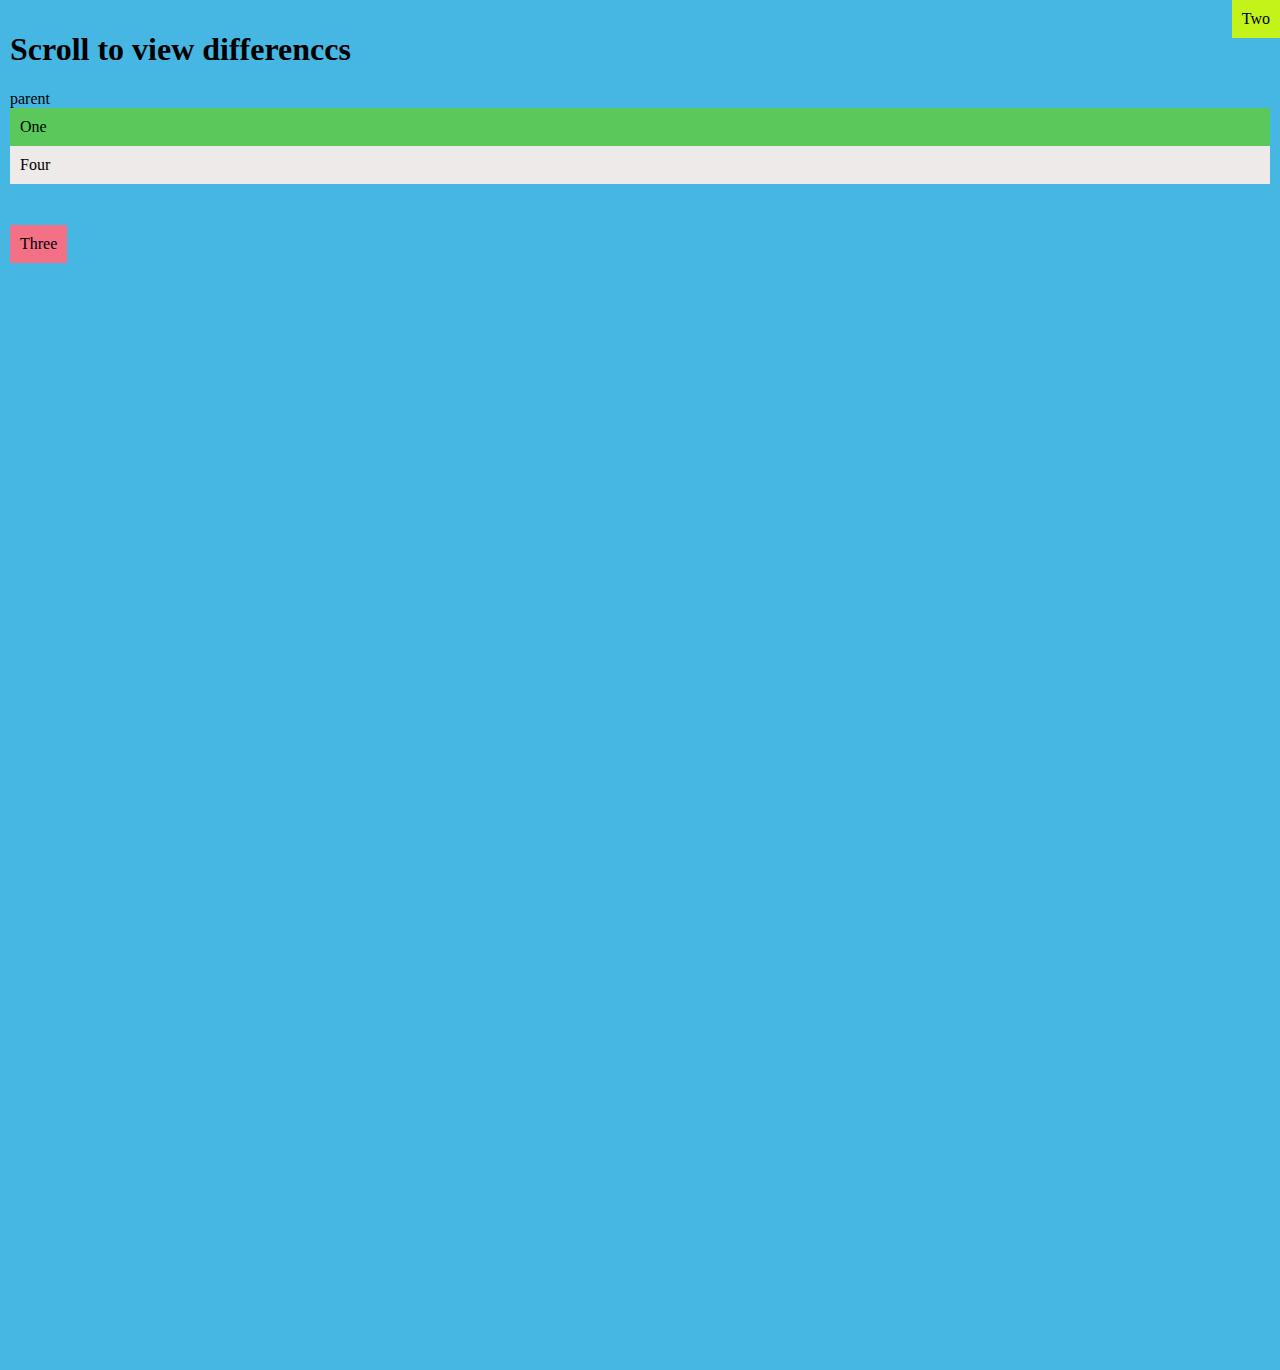
<file: starter/index.html>
<!DOCTYPE html>
<html lang="en">
  <head>
    <meta charset="UTF-8" />
    <meta http-equiv="X-UA-Compatible" content="IE=edge" />
    <meta name="viewport" content="width=device-width, initial-scale=1.0" />
    <link rel="stylesheet" href="style.css" />
    <title>Css Position</title>
  </head>
  <body>
    <div class="parent">
      <h1>Scroll to view differenccs</h1>
      parent
      <div class="child-one child">One</div>
      <div class="child-two child">Two</div>
      <div class="child-three child">Three</div>
      <div class="child-four child">Four</div>
    </div>
  </body>
</html>
</file>
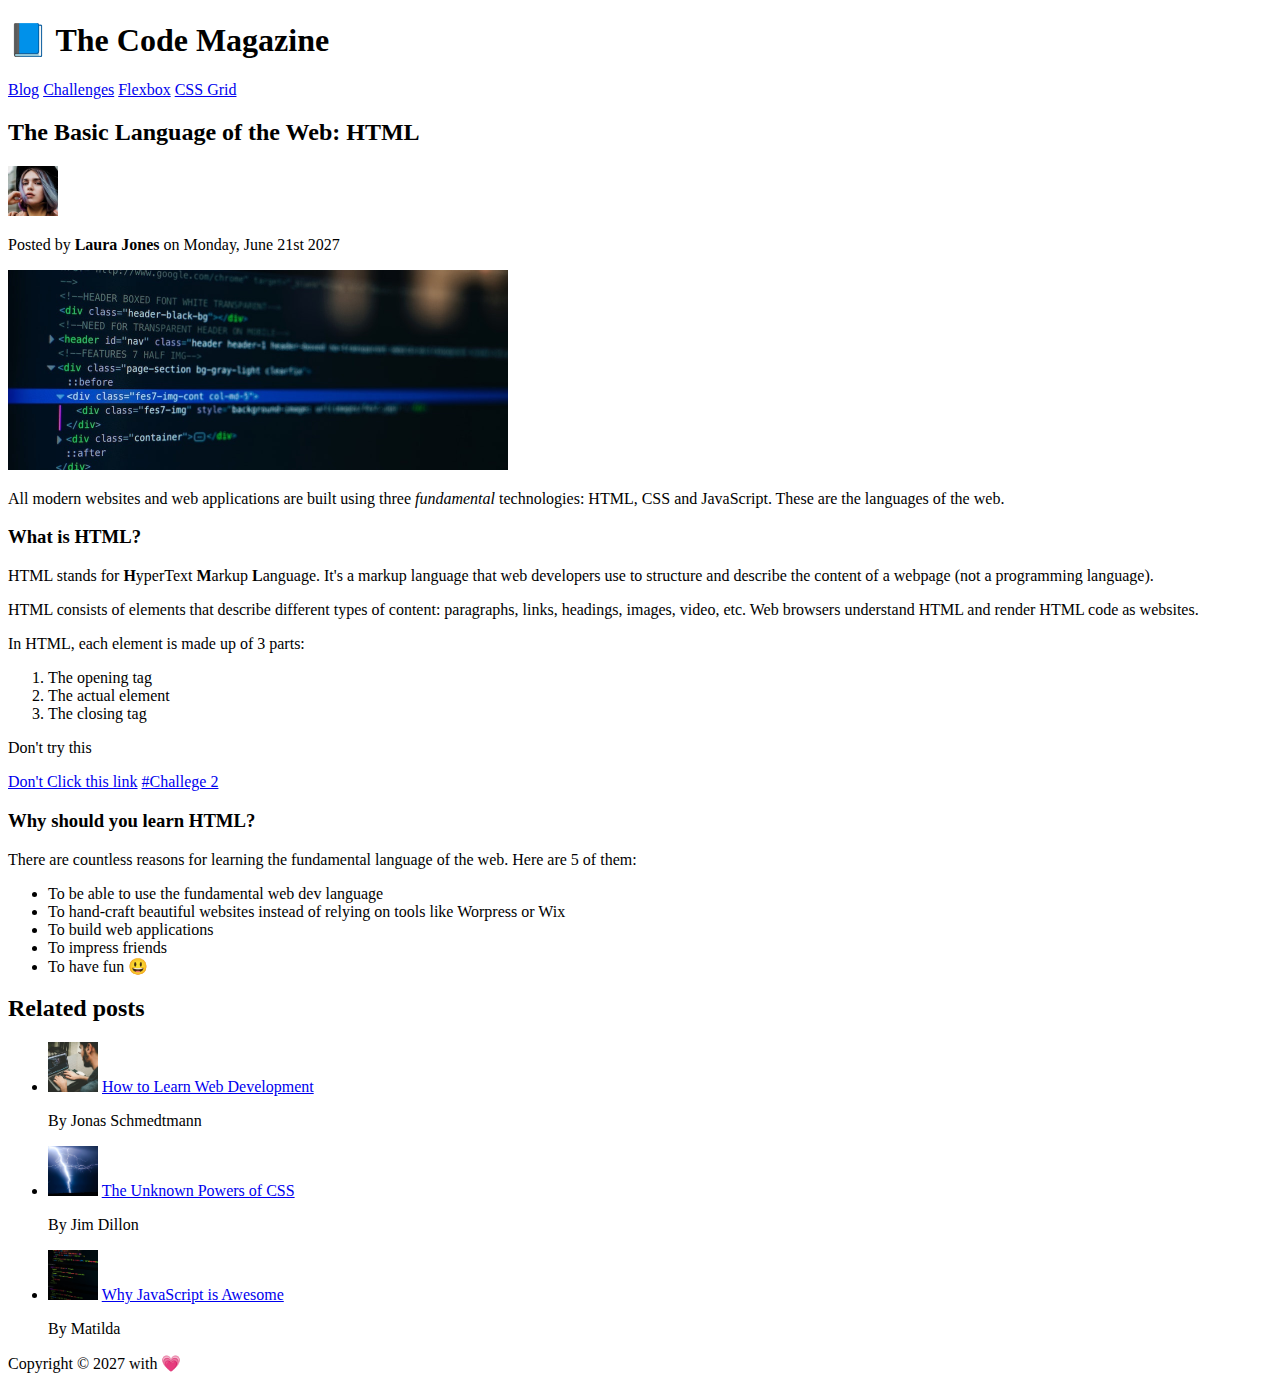
<file: starter/02-HTML-Fundamentals/index.html>
<!DOCTYPE html>
<html lang="en">
  <head>
    <meta charset="UTF-8" />
    <title>The Basic Language of the Web: HTML</title>
  </head>

  <body>
    <!-- <h1>
      Lorem ipsum dolor sit, amet consectetur adipisicing elit. Neque, facilis?
    </h1>
    <h2>
      Lorem, ipsum dolor sit amet consectetur adipisicing elit. Qui, expedita!
    </h2>
    <h3>
      Lorem ipsum dolor sit amet consectetur adipisicing elit. Dignissimos,
      voluptates.
    </h3>
    <h4>
      Lorem ipsum dolor sit amet consectetur adipisicing elit. Dignissimos,
      voluptates.
    </h4>
    <h5>
      Lorem ipsum dolor sit amet consectetur adipisicing elit. Dignissimos,
      voluptates.
    </h5>
    <h6>
      Lorem ipsum dolor sit amet consectetur adipisicing elit. Dignissimos,
      voluptates.
    </h6> -->

    <header>
      <h1>📘 The Code Magazine</h1>

      <nav>
        <a href="blog.html">Blog</a>
        <a href="#">Challenges</a>
        <a href="#">Flexbox</a>
        <a href="#">CSS Grid</a>
      </nav>
    </header>

    <article>
      <header>
        <h2>The Basic Language of the Web: HTML</h2>

        <img
          src="img/laura-jones.jpg"
          alt="laura-jones"
          height="50"
          width="50"
        />
        <p>Posted by <strong>Laura Jones</strong> on Monday, June 21st 2027</p>
        <img src="img/post-img.jpg" alt="html-image" width="500" height="200" />
      </header>

      <p>
        All modern websites and web applications are built using three
        <em>fundamental</em>
        technologies: HTML, CSS and JavaScript. These are the languages of the
        web.
      </p>

      <h3>What is HTML?</h3>
      <p>
        HTML stands for <strong>H</strong>yperText <strong>M</strong>arkup
        <strong>L</strong>anguage. It's a markup language that web developers
        use to structure and describe the content of a webpage (not a
        programming language).
      </p>
      <p>
        HTML consists of elements that describe different types of content:
        paragraphs, links, headings, images, video, etc. Web browsers understand
        HTML and render HTML code as websites.
      </p>

      <p>In HTML, each element is made up of 3 parts:</p>

      <ol>
        <li>The opening tag</li>
        <li>The actual element</li>
        <li>The closing tag</li>
      </ol>

      <p>Don't try this</p>
      <a href="https://youtube.com" target="_blank">Don't Click this link</a>
      <a href="./challenges.html">#Challege 2</a>

      <h3>Why should you learn HTML?</h3>

      <p>
        There are countless reasons for learning the fundamental language of the
        web. Here are 5 of them:
      </p>

      <ul>
        <li>To be able to use the fundamental web dev language</li>
        <li>
          To hand-craft beautiful websites instead of relying on tools like
          Worpress or Wix
        </li>
        <li>To build web applications</li>
        <li>To impress friends</li>
        <li>To have fun 😃</li>
      </ul>
    </article>

    <aside>
      <h2>Related posts</h2>
      <ul>
        <li>
          <img src="img/related-1.jpg" alt="related-1" height="50" width="50" />
          <a href="#">How to Learn Web Development</a>
          <p>By Jonas Schmedtmann</p>
        </li>
        <li>
          <img src="img/related-2.jpg" alt="related-2" height="50" width="50" />
          <a href="#">The Unknown Powers of CSS</a>
          <p>By Jim Dillon</p>
        </li>
        <li>
          <img src="img/related-3.jpg" alt="related-3" height="50" width="50" />
          <a href="#">Why JavaScript is Awesome</a>
          <p>By Matilda</p>
        </li>
      </ul>
    </aside>

    <footer>Copyright &copy; 2027 with 💗</footer>
  </body>
</html>
</file>
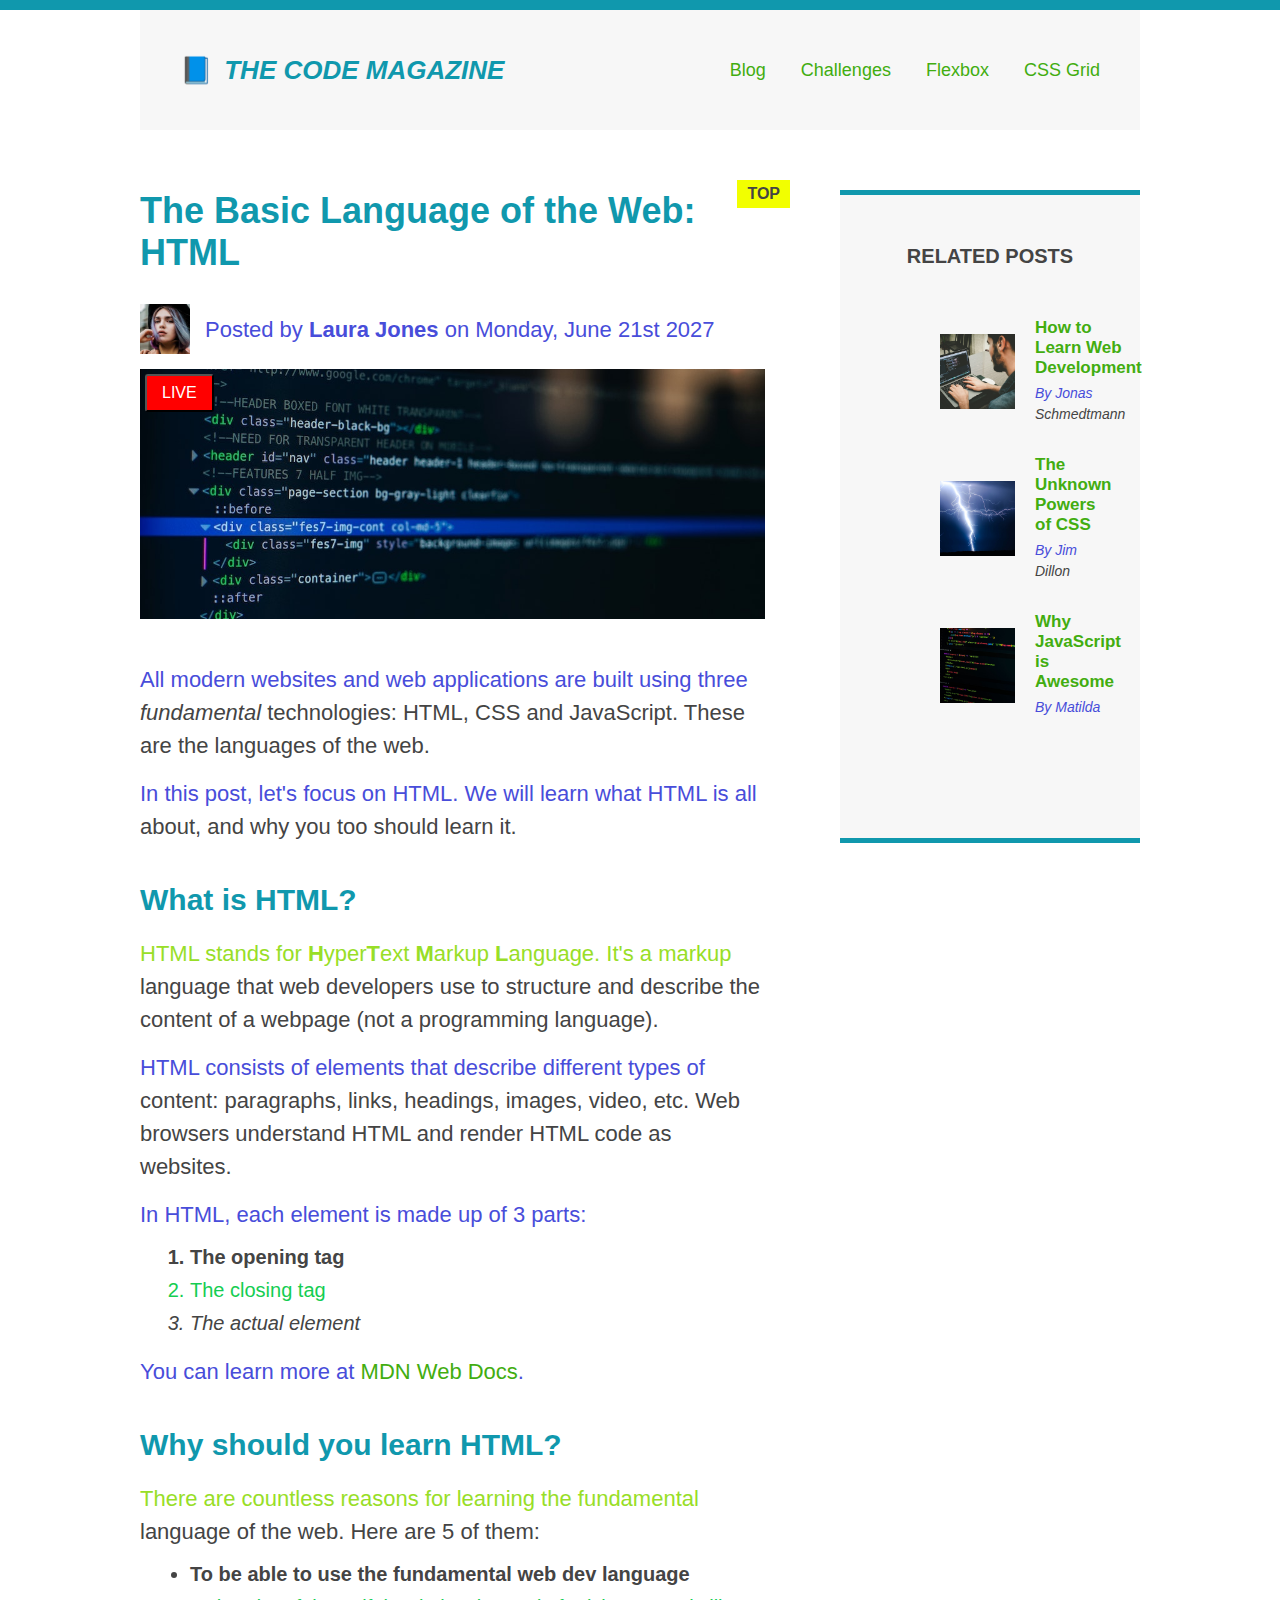
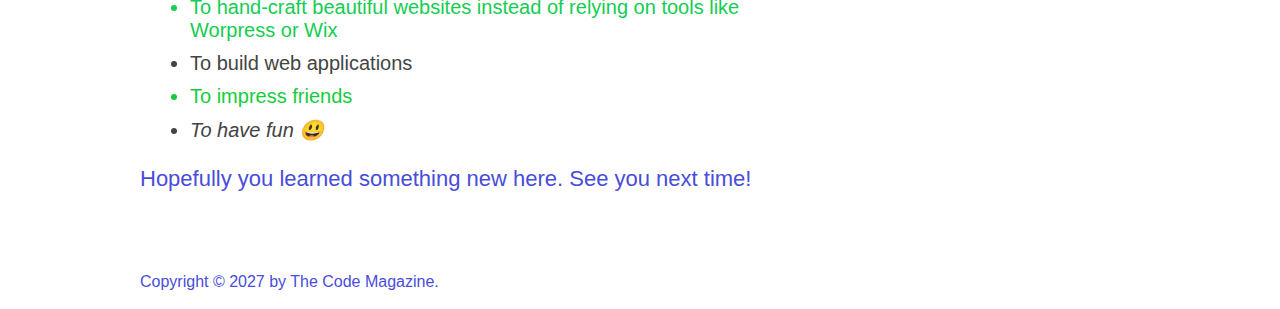
<file: starter/03-CSS-Fundamentals/index.html>
<!DOCTYPE html>
<html lang="en">

<head>
  <meta charset="UTF-8" />
  <link rel="stylesheet" href="./style.css" />
  <title>The Basic Language of the Web: HTML</title>
</head>

<body>
  <!--
    <h1>The Basic Language of the Web: HTML</h1>
    <h2>The Basic Language of the Web: HTML</h2>
    <h3>The Basic Language of the Web: HTML</h3>
    <h4>The Basic Language of the Web: HTML</h4>
    <h5>The Basic Language of the Web: HTML</h5>
    <h6>The Basic Language of the Web: HTML</h6>
    -->
  <div class="container">
    <header class="main-header">
      <h1>📘 The Code Magazine</h1>

      <nav>
        <a href="blog.html">Blog</a>
        <a href="#">Challenges</a>
        <a href="#">Flexbox</a>
        <a href="#">CSS Grid</a>
      </nav>

    </header>
    <!-- Only Necessary for flexbox -->
    <!-- <div class="row"> -->

    <article>
      <header class="post-header">
        <h2>The Basic Language of the Web: HTML</h2>
        <div class="author-box">
          <img src="img/laura-jones.jpg" alt="Headshot of Laura Jones" height="50" width="50" />
          <p class="author">Posted by <strong>Laura Jones</strong> on Monday, June 21st 2027</p>
        </div>
        <div class="live-btn">
          <img class="post-img" src="img/post-img.jpg" alt="HTML code on a screen" width="500" />
          <button>LIVE</button>
        </div>

      </header>

      <p>
        All modern websites and web applications are built using three
        <em>fundamental</em>
        technologies: HTML, CSS and JavaScript. These are the languages of the
        web.
      </p>

      <p>
        In this post, let's focus on HTML. We will learn what HTML is all about,
        and why you too should learn it.
      </p>

      <h3>What is HTML?</h3>
      <p>
        HTML stands for <strong>H</strong>yper<strong>T</strong>ext
        <strong>M</strong>arkup <strong>L</strong>anguage. It's a markup
        language that web developers use to structure and describe the content
        of a webpage (not a programming language).
      </p>
      <p>
        HTML consists of elements that describe different types of content:
        paragraphs, links, headings, images, video, etc. Web browsers understand
        HTML and render HTML code as websites.
      </p>
      <p>In HTML, each element is made up of 3 parts:</p>

      <ol>
        <li>The opening tag</li>
        <li>The closing tag</li>
        <li>The actual element</li>
      </ol>

      <p>
        You can learn more at
        <a href="https://developer.mozilla.org/en-US/docs/Web/HTML" target="_blank">MDN Web Docs</a>.
      </p>

      <h3>Why should you learn HTML?</h3>

      <p>
        There are countless reasons for learning the fundamental language of the
        web. Here are 5 of them:
      </p>

      <ul>
        <li>To be able to use the fundamental web dev language</li>
        <li>
          To hand-craft beautiful websites instead of relying on tools like
          Worpress or Wix
        </li>
        <li>To build web applications</li>
        <li>To impress friends</li>
        <li>To have fun 😃</li>
      </ul>

      <p>Hopefully you learned something new here. See you next time!</p>
    </article>

    <aside class="rel-aside">
      <h4>Related posts</h4>

      <ul class="no-bullet">
        <li class="related-post">
          <img src="img/related-1.jpg" alt="Person programming" width="75" width="75" />
          <div>
            <a href="#" class="related-link">How to Learn Web Development</a>
            <p class="related-author">By Jonas Schmedtmann</p>
          </div>
        </li>
        <li class="related-post">
          <img src="img/related-2.jpg" alt="Lightning" width="75" heigth="75" />
          <div>
            <a href="#" class="related-link">The Unknown Powers of CSS</a>
            <p class="related-author">By Jim Dillon</p>
          </div>
        </li>
        <li class="related-post">
          <img src="img/related-3.jpg" alt="JavaScript code on a screen" width="75" height="75" />
          <div>
            <a href="#" class="related-link">Why JavaScript is Awesome</a>
            <p class="related-author">By Matilda</p>
          </div>
        </li>
      </ul>
    </aside>
    <!-- </div> -->

    <footer>
      <p id="copyright" class="copyright text">
        Copyright &copy; 2027 by The Code Magazine.
      </p>
    </footer>
  </div>
</body>

</html>
</file>
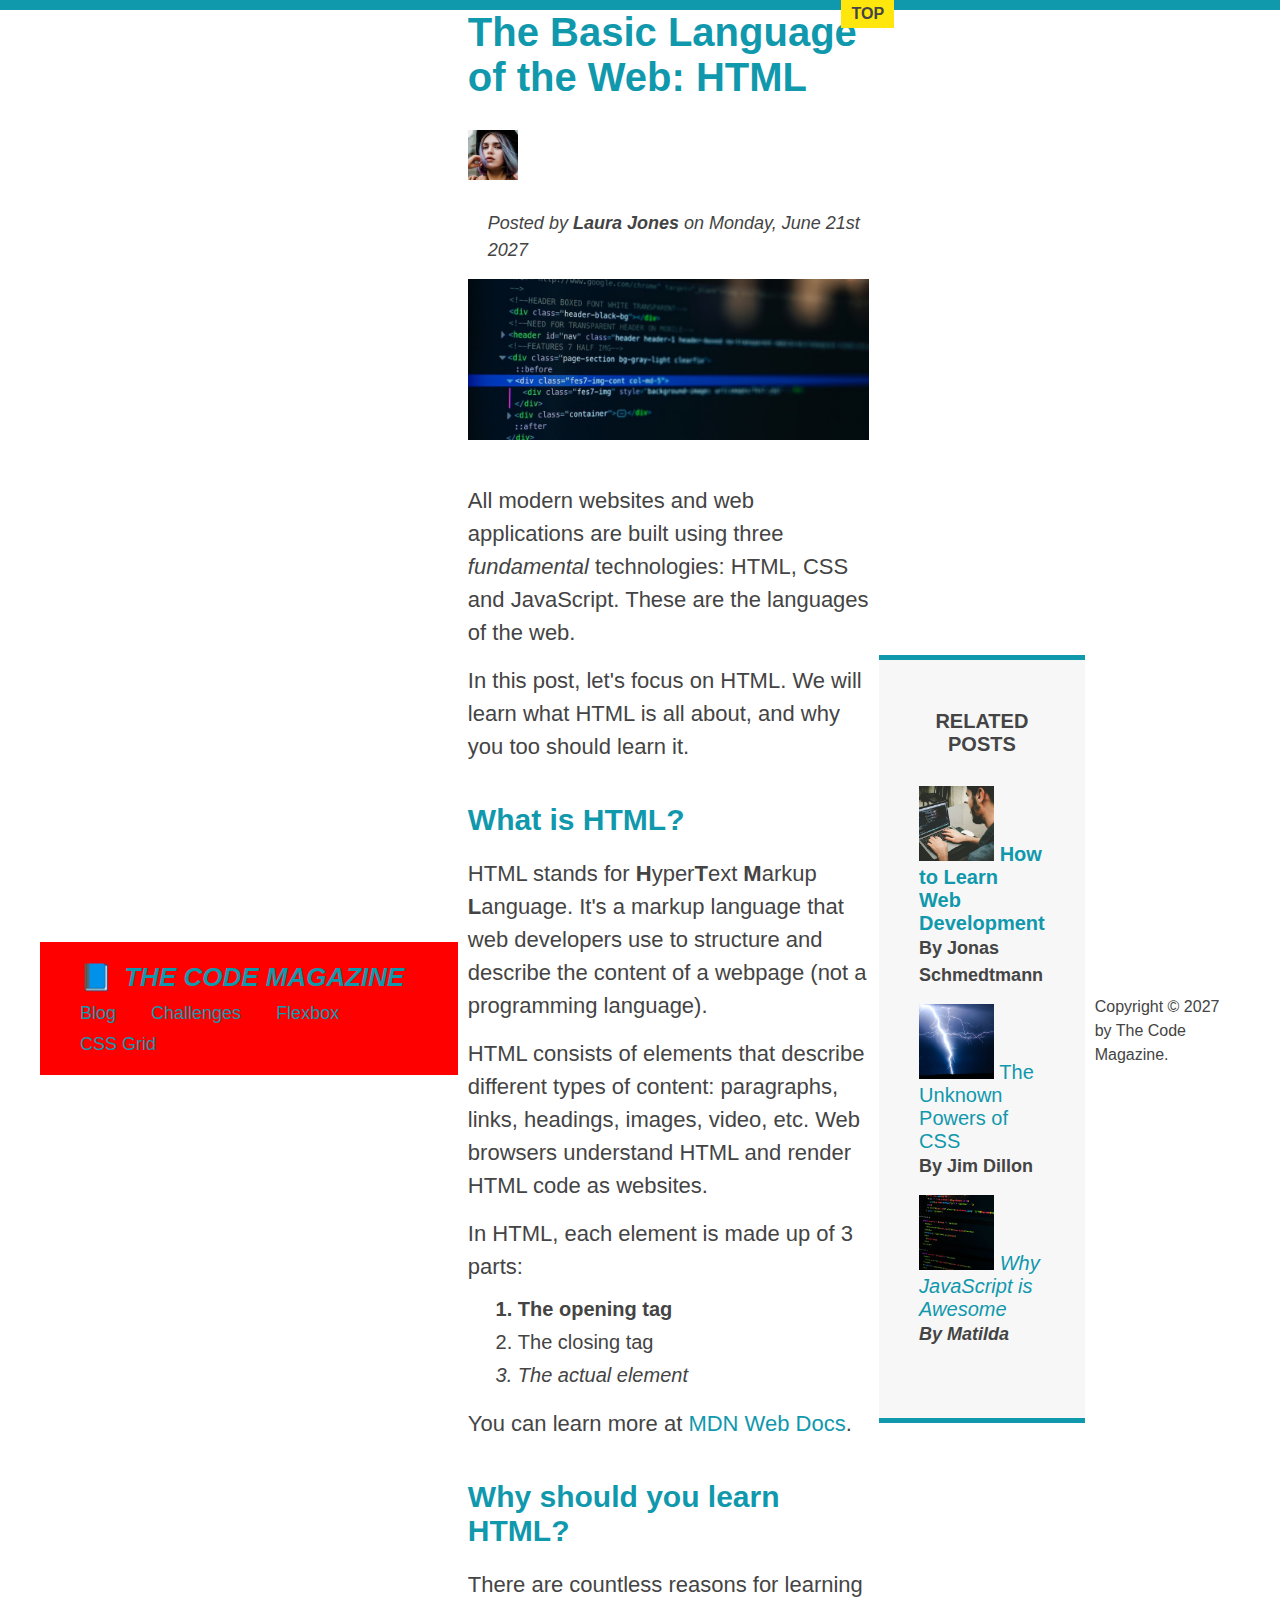
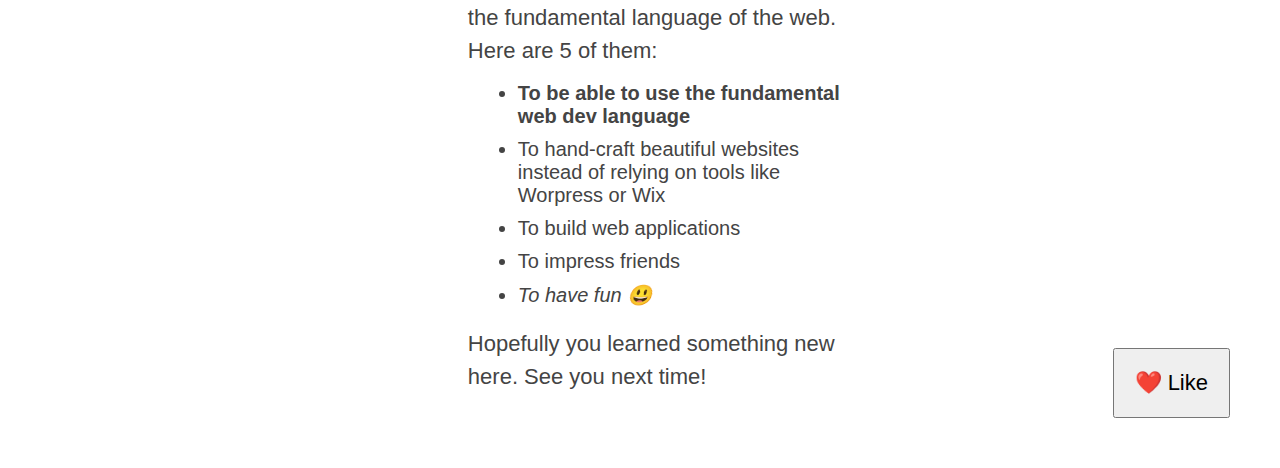
<file: starter/04-CSS-Layouts/index.html>
<!DOCTYPE html>
<html lang="en">

<head>
  <meta charset="UTF-8" />
  <link href="style.css" rel="stylesheet" />

  <title>The Basic Language of the Web: HTML</title>
</head>

<body>
  <!--
    <h1>The Basic Language of the Web: HTML</h1>
    <h2>The Basic Language of the Web: HTML</h2>
    <h3>The Basic Language of the Web: HTML</h3>
    <h4>The Basic Language of the Web: HTML</h4>
    <h5>The Basic Language of the Web: HTML</h5>
    <h6>The Basic Language of the Web: HTML</h6>
    -->

  <div class="container">
    <header class="main-header clearfix">
      <h1>📘 The Code Magazine</h1>

      <nav>
        <!-- <strong>This is the navigation</strong> -->
        <a href="blog.html">Blog</a>
        <a href="#">Challenges</a>
        <a href="#">Flexbox</a>
        <a href="#">CSS Grid</a>
      </nav>

      <!-- <div class="clear"></div> -->
    </header>

    <article>
      <header class="post-header">
        <h2>The Basic Language of the Web: HTML</h2>

        <img src="img/laura-jones.jpg" alt="Headshot of Laura Jones" height="50" width="50" class="author-img" />

        <p id="author" class="author">
          Posted by <strong>Laura Jones</strong> on Monday, June 21st 2027
        </p>

        <img src="img/post-img.jpg" alt="HTML code on a screen" width="500" height="200" class="post-img" />
        <button>❤️ Like</button>
      </header>

      <p>
        All modern websites and web applications are built using three
        <em>fundamental</em>
        technologies: HTML, CSS and JavaScript. These are the languages of the
        web.
      </p>

      <p>
        In this post, let's focus on HTML. We will learn what HTML is all
        about, and why you too should learn it.
      </p>

      <h3>What is HTML?</h3>
      <p>
        HTML stands for <strong>H</strong>yper<strong>T</strong>ext
        <strong>M</strong>arkup <strong>L</strong>anguage. It's a markup
        language that web developers use to structure and describe the content
        of a webpage (not a programming language).
      </p>
      <p>
        HTML consists of elements that describe different types of content:
        paragraphs, links, headings, images, video, etc. Web browsers
        understand HTML and render HTML code as websites.
      </p>
      <p>In HTML, each element is made up of 3 parts:</p>

      <ol>
        <li class="first-li">The opening tag</li>
        <li>The closing tag</li>
        <li>The actual element</li>
      </ol>

      <p>
        You can learn more at
        <a href="https://developer.mozilla.org/en-US/docs/Web/HTML" target="_blank">MDN Web Docs</a>.
      </p>

      <h3>Why should you learn HTML?</h3>

      <p>
        There are countless reasons for learning the fundamental language of
        the web. Here are 5 of them:
      </p>

      <ul>
        <li class="first-li">
          To be able to use the fundamental web dev language
        </li>
        <li>
          To hand-craft beautiful websites instead of relying on tools like
          Worpress or Wix
        </li>
        <li>To build web applications</li>
        <li>To impress friends</li>
        <li>To have fun 😃</li>
      </ul>

      <p>Hopefully you learned something new here. See you next time!</p>
    </article>

    <aside>
      <h4>Related posts</h4>

      <ul class="related">
        <li>
          <img src="img/related-1.jpg" alt="Person programming" width="75" height="75" />
          <a href="#">How to Learn Web Development</a>
          <p class="related-author">By Jonas Schmedtmann</p>
        </li>
        <li>
          <img src="img/related-2.jpg" alt="Lightning" width="75" height="75" />
          <a href="#">The Unknown Powers of CSS</a>
          <p class="related-author">By Jim Dillon</p>
        </li>
        <li>
          <img src="img/related-3.jpg" alt="JavaScript code on a screen" width="75" height="75" />
          <a href="#">Why JavaScript is Awesome</a>
          <p class="related-author">By Matilda</p>
        </li>
      </ul>
    </aside>

    <footer>
      <p id="copyright" class="copyright text">
        Copyright &copy; 2027 by The Code Magazine.
      </p>
    </footer>
  </div>
</body>

</html>
</file>
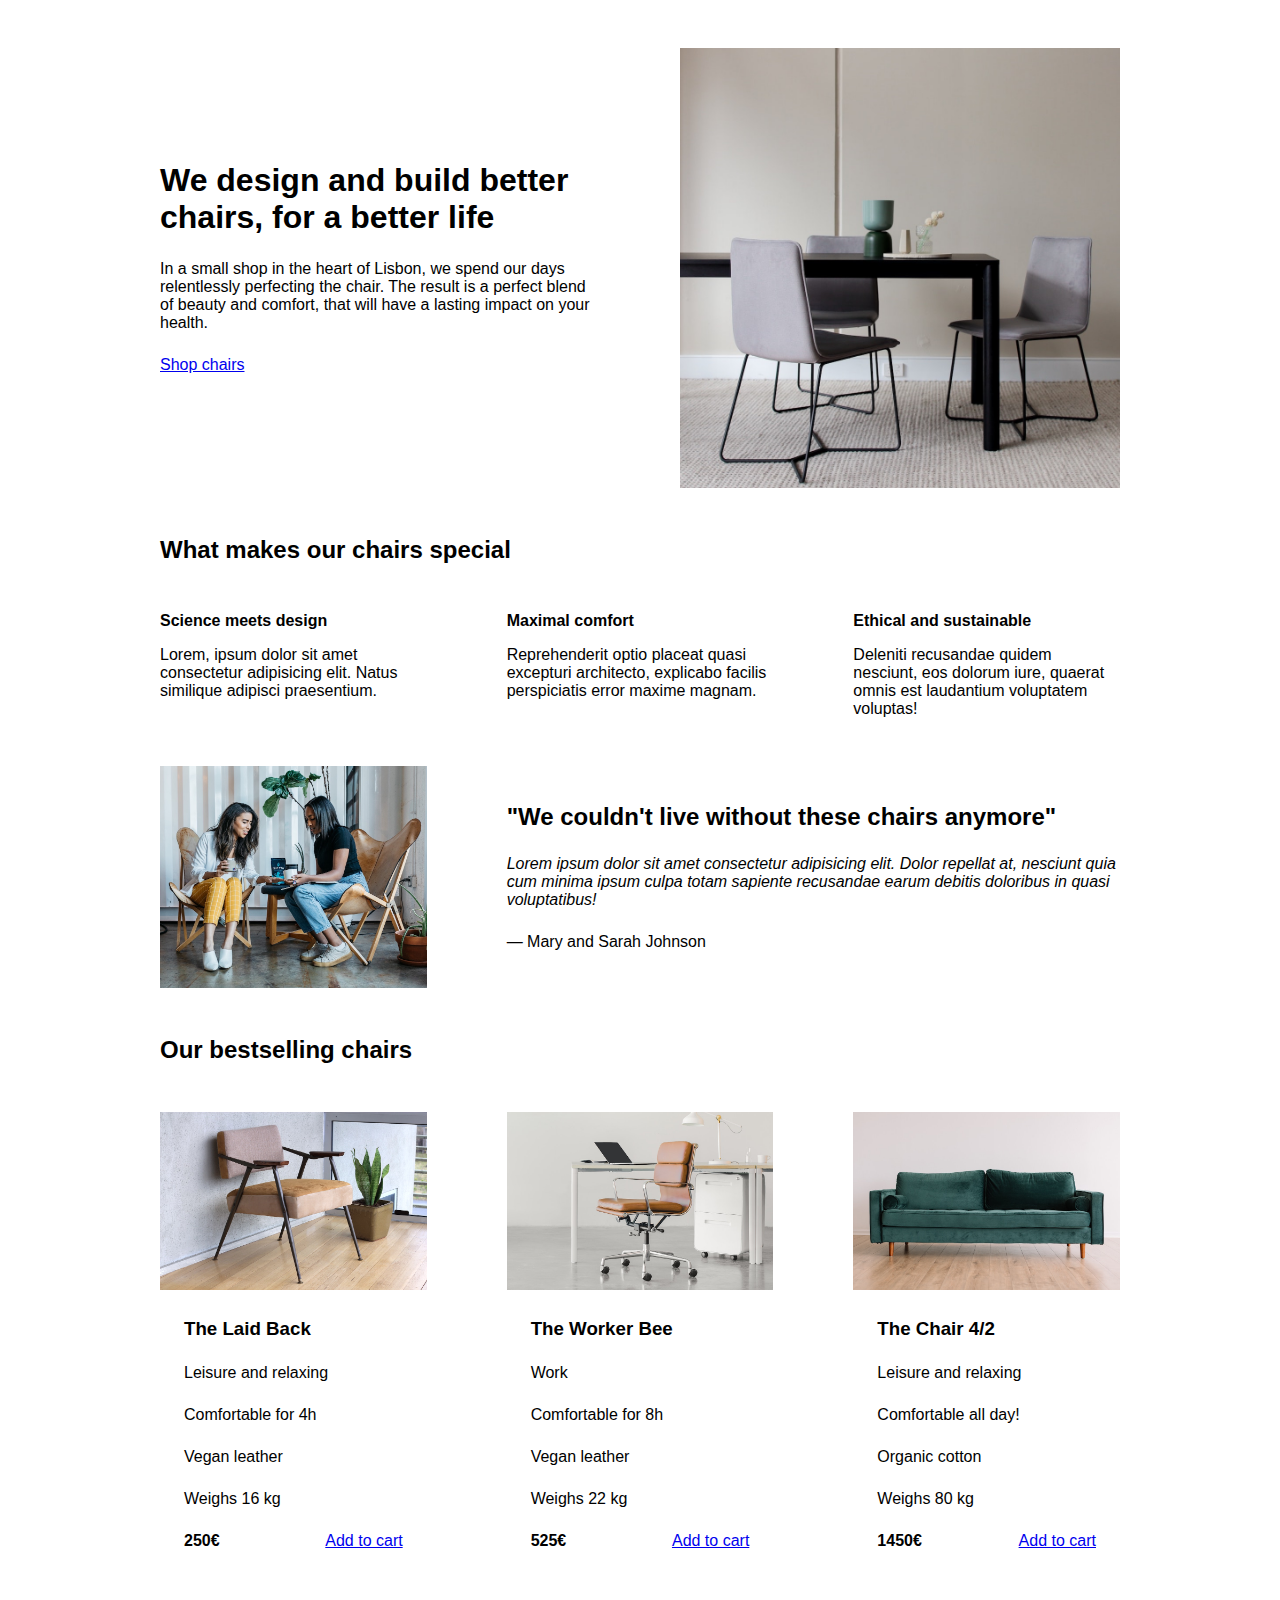
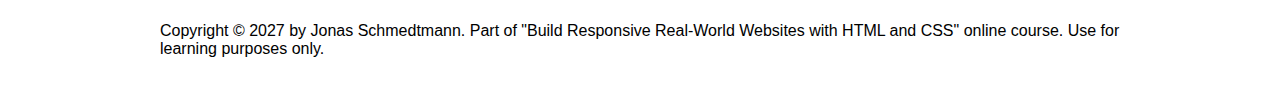
<file: starter/05-Design/index.html>
<!DOCTYPE html>
<html lang="en">
  <head>
    <meta charset="UTF-8" />
    <meta http-equiv="X-UA-Compatible" content="IE=edge" />
    <meta name="viewport" content="width=device-width, initial-scale=1.0" />

    <link rel="stylesheet" href="style.css" />
    <title>Lisbon Chair Shop</title>
  </head>
  <body>
    <div class="container">
      <header>
        <div class="header-text-box">
          <h1>We design and build better chairs, for a better life</h1>
          <p class="header-text">
            In a small shop in the heart of Lisbon, we spend our days
            relentlessly perfecting the chair. The result is a perfect blend of
            beauty and comfort, that will have a lasting impact on your health.
          </p>
          <a class="btn btn--big" href="#">Shop chairs</a>
        </div>
        <img src="hero.jpg" alt="Photo" />
      </header>

      <section>
        <h2>What makes our chairs special</h2>
        <div class="grid-3-cols">
          <div>
            <p class="features-title"><strong>Science meets design</strong></p>
            <p class="features-text">
              Lorem, ipsum dolor sit amet consectetur adipisicing elit. Natus
              similique adipisci praesentium.
            </p>
          </div>

          <div>
            <p class="features-title">
              <strong>Maximal comfort</strong>
            </p>
            <p class="features-text">
              Reprehenderit optio placeat quasi excepturi architecto, explicabo
              facilis perspiciatis error maxime magnam.
            </p>
          </div>

          <div>
            <p class="features-title">
              <strong>Ethical and sustainable</strong>
            </p>
            <p class="features-text">
              Deleniti recusandae quidem nesciunt, eos dolorum iure, quaerat
              omnis est laudantium voluptatem voluptas!
            </p>
          </div>
        </div>
      </section>

      <section class="testimonial-section">
        <div class="grid-3-cols">
          <img src="customers.jpg" alt="People sitting on chairs" />
          <div class="testimonial-box">
            <h2>"We couldn't live without these chairs anymore"</h2>
            <blockquote class="testimonial-text">
              Lorem ipsum dolor sit amet consectetur adipisicing elit. Dolor
              repellat at, nesciunt quia cum minima ipsum culpa totam sapiente
              recusandae earum debitis doloribus in quasi voluptatibus!
            </blockquote>
            <p class="testimonial-author">&mdash; Mary and Sarah Johnson</p>
          </div>
        </div>
      </section>

      <section>
        <h2>Our bestselling chairs</h2>
        <div class="grid-3-cols">
          <figure class="chair">
            <img src="chair-1.jpg" alt="Chair" />
            <div class="chair-box">
              <h3>The Laid Back</h3>
              <ul class="chair-details">
                <li>
                  <!-- Span is a generic INLINE text element, it doesn't have any meaning. It's like a div element, but inline -->
                  <span>Leisure and relaxing</span>
                </li>
                <li>
                  <span>Comfortable for 4h</span>
                </li>
                <li>
                  <span>Vegan leather</span>
                </li>
                <li>
                  <span>Weighs 16 kg</span>
                </li>
              </ul>
              <div class="chair-price">
                <strong>250€</strong>
                <a href="#" class="btn btn--small">Add to cart</a>
              </div>
            </div>
          </figure>

          <figure class="chair">
            <img src="chair-2.jpg" alt="Chair" />
            <div class="chair-box">
              <h3>The Worker Bee</h3>
              <ul class="chair-details">
                <li>
                  <span>Work</span>
                </li>
                <li>
                  <span>Comfortable for 8h</span>
                </li>
                <li>
                  <span>Vegan leather</span>
                </li>
                <li>
                  <span>Weighs 22 kg</span>
                </li>
              </ul>
              <div class="chair-price">
                <strong>525€</strong>
                <a href="#" class="btn btn--small">Add to cart</a>
              </div>
            </div>
          </figure>

          <figure class="chair">
            <img src="chair-3.jpg" alt="Chair" />
            <div class="chair-box">
              <h3>The Chair 4/2</h3>
              <ul class="chair-details">
                <li>
                  <span>Leisure and relaxing</span>
                </li>
                <li>
                  <span>Comfortable all day!</span>
                </li>
                <li>
                  <span>Organic cotton</span>
                </li>
                <li>
                  <span>Weighs 80 kg</span>
                </li>
              </ul>
              <div class="chair-price">
                <strong>1450€</strong>
                <a href="#" class="btn btn--small">Add to cart</a>
              </div>
            </div>
          </figure>
        </div>
      </section>

      <footer>
        Copyright &copy; 2027 by Jonas Schmedtmann. Part of "Build Responsive
        Real-World Websites with HTML and CSS" online course. Use for learning
        purposes only.
      </footer>
    </div>
  </body>
</html>
</file>
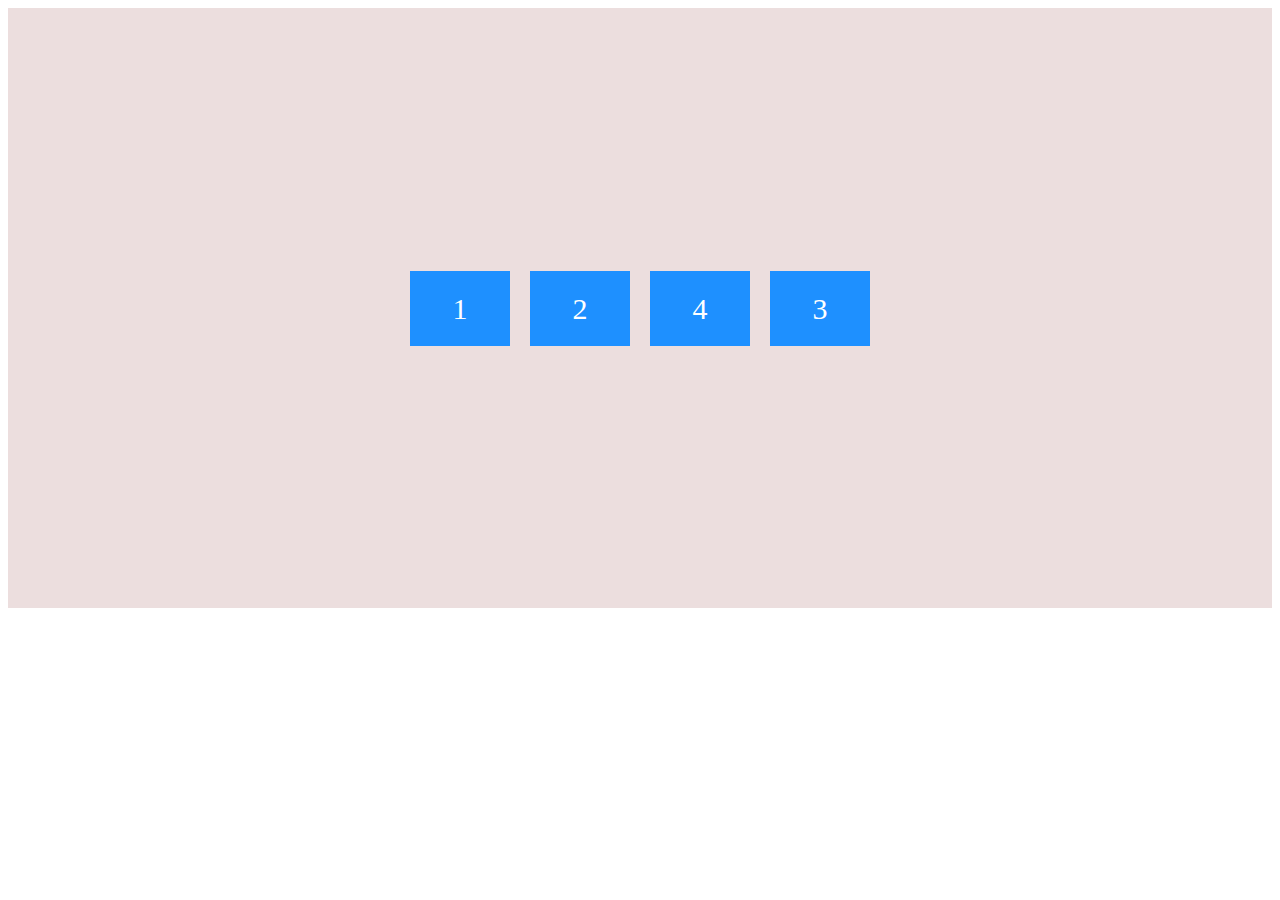
<file: starter/01-Solo/web.html>
<!DOCTYPE html>
<html lang="en">
  <head>
    <meta charset="UTF-8" />
    <meta http-equiv="X-UA-Compatible" content="IE=edge" />
    <meta name="viewport" content="width=device-width, initial-scale=1.0" />
    <!-- <link rel="stylesheet" href="grid.css" /> -->
    <link rel="stylesheet" href="flex.css" />
    <title>Document</title>
  </head>
  <body>
    <!-- <div class="grid-container">
      <div class="grid-item grid-item-1">Grid Item1</div>
      <div class="grid-item grid-item-2">Grid Item2</div>
      <div class="grid-item grid-item-3">Grid Item3</div>
      <div class="grid-item grid-item-4">Grid Item4</div>
      <div class="grid-item grid-item-5">Grid Item5</div>
      <div class="grid-item grid-item-6">Grid Item6</div>
      <div class="grid-item grid-item-7">Grid Item7</div>
      <div class="grid-item grid-item-8">Grid Item8</div>
      <div class="grid-item grid-item-9">Grid Item9</div>
    </div> -->

    <div class="flex-container">
      <div class="flex-item">1</div>
      <div class="flex-item">2</div>
      <div class="flex-item" style="align-self: center">4</div>
      <div class="flex-item">3</div>
    </div>
  </body>
</html>

<!-- 
//style:"order:2" 
//style:"flex-grow:3"
flex shrink
flex basis
flex : grow shrink basis : 0 0 200px
-->
</file>
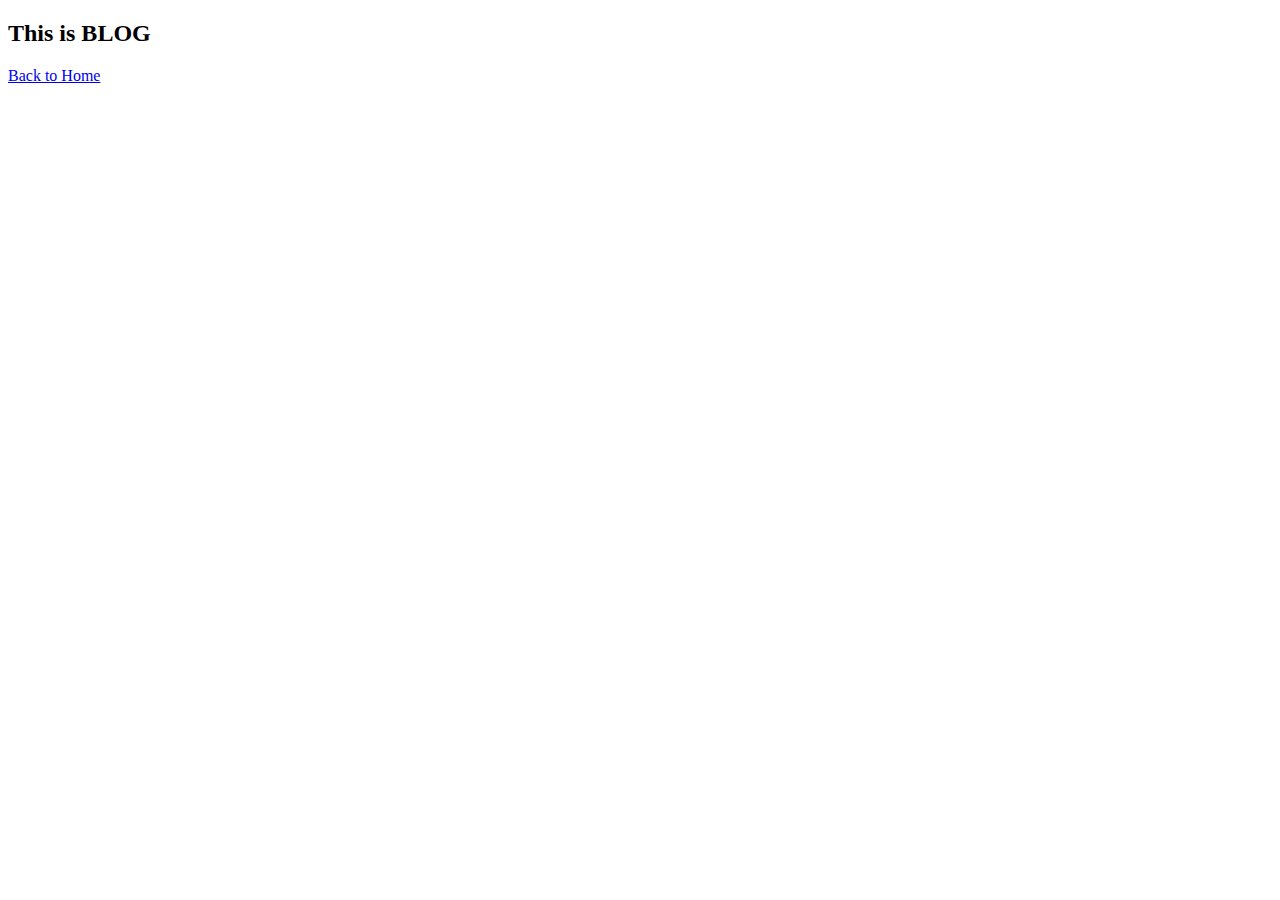
<file: starter/02-HTML-Fundamentals/blog.html>
<!DOCTYPE html>
<html lang="en">
  <head>
    <meta charset="UTF-8" />
    <meta http-equiv="X-UA-Compatible" content="IE=edge" />
    <meta name="viewport" content="width=device-width, initial-scale=1.0" />
    <title>BLOG</title>
  </head>
  <body>
    <h2>This is BLOG</h2>
    <a href="index.html">Back to Home</a>
  </body>
</html>
</file>
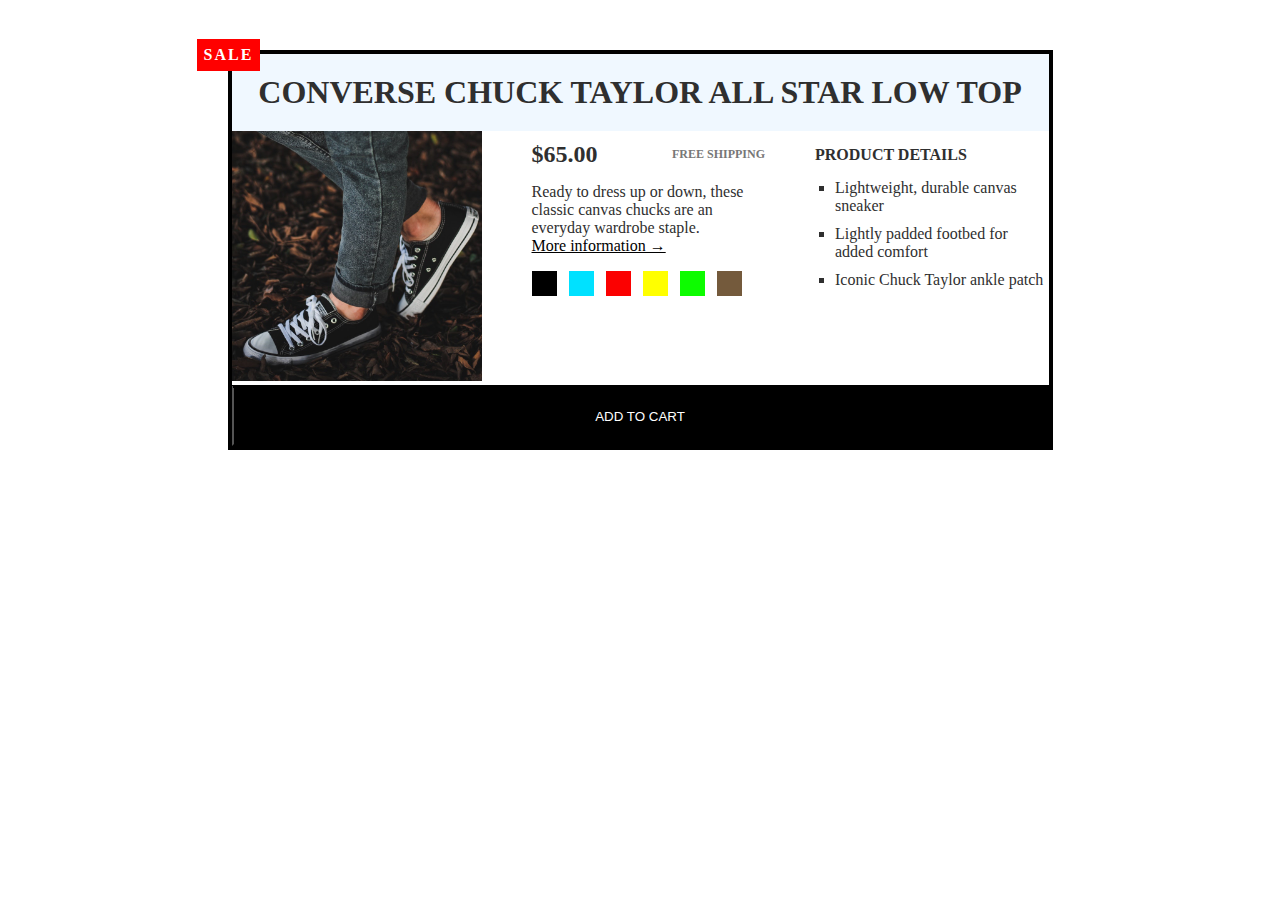
<file: starter/02-HTML-Fundamentals/challenges.html>
<!DOCTYPE html>
<html lang="en">

<head>
  <meta charset="UTF-8" />
  <meta http-equiv="X-UA-Compatible" content="IE=edge" />
  <link rel="stylesheet" href="./challenge.css">
  <meta name="viewport" content="width=device-width, initial-scale=1.0" />
  <title>Shoping</title>
</head>

<body>
  <div class="container">
    <p class="sale">SALE</p>
    <article>
      <h1 class="heading">Converse Chuck Taylor All Star Low Top</h1>
      <div class="main-section">
        <container class="image">
          <img src="img/challenges.jpg" alt="shoes" height="250" width="250" />
        </container>
        <container class="price-cont">
          <div class="product-price">
            <h2 class="price">$65.00</h2>
            <p class="shipping">Free Shipping</p>
          </div>
          <p>
            Ready to dress up or down, these classic canvas chucks are an everyday
            wardrobe staple.
          </p>
          <a href="#" class="more">More information &rarr;</a>
          <div class="box-div">
            <div class="box a"></div>
            <div class="box b"></div>
            <div class="box c"></div>
            <div class="box d"></div>
            <div class="box e"></div>
            <div class="box f"></div>
          </div>
        </container>
        <container class="productDetails">
          <h2 class="details-title">Product details</h2>
          <ul class="list">
            <li>Lightweight, durable canvas sneaker</li>
            <li>Lightly padded footbed for added comfort</li>
            <li>Iconic Chuck Taylor ankle patch</li>
          </ul>
        </container>
      </div>
      <button class="cart-btn">Add to cart</button>
    </article>
  </div>
</body>

</html>
</file>
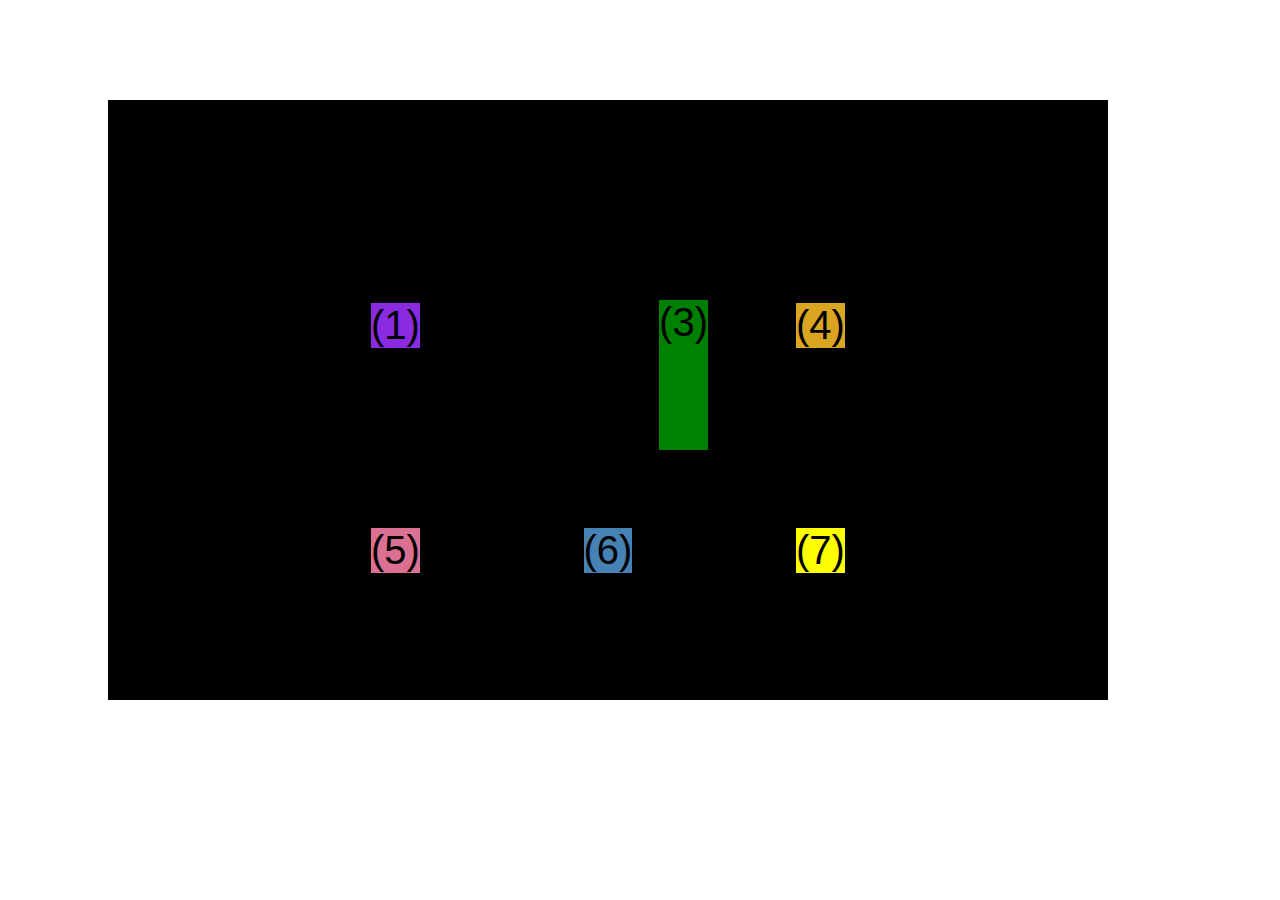
<file: starter/04-CSS-Layouts/css-grid.html>
<!DOCTYPE html>
<html lang="en">

<head>
  <meta charset="UTF-8" />
  <meta http-equiv="X-UA-Compatible" content="IE=edge" />
  <meta name="viewport" content="width=device-width, initial-scale=1.0" />
  <title>CSS Grid</title>
  <style>
    .el--1 {
      background-color: blueviolet;
    }

    .el--2 {
      background-color: orangered;
    }

    .el--3 {
      background-color: green;
      height: 150px;
    }

    .el--4 {
      background-color: goldenrod;
    }

    .el--5 {
      background-color: palevioletred;
    }

    .el--6 {
      background-color: steelblue;
    }

    .el--7 {
      background-color: yellow;
    }

    .el--8 {
      background-color: crimson;
    }

    .container--1 {
      /* STARTER */
      font-family: sans-serif;
      background-color: #ddd;
      font-size: 30px;
      margin: 40px;

      /* CSS GRID */
      display: grid;
      /* grid-template-columns: 200px 200px 100px 100px; */
      /* grid-template-columns: 1fr 1fr 1fr 1fr; */
      /* grid-template-rows: 300px 200px; */
      grid-template-columns: repeat(4, 1fr);
      grid-template-rows: 1fr 1fr;
      /* grid-template-rows: 1fr auto; */
      /* height: 500px; */

      /* gap: 10px; */
      column-gap: 20px;
      row-gap: 60px;

      /* Temp */
      display: none;
    }

    .el--8 {
      grid-column: 2/3;
      grid-row: 1/2;
    }

    .el--2 {
      /* grid-column: -5 / -4; */
      /* grid-column: 1 / 2; */
      /* grid-column: 1 / span 4; */
      grid-column: 2 / -1;
      grid-row: 2/3;
    }

    /* .el--6 {
      grid-row: 3 / 5;
    } */

    .container--2 {
      /* STARTER */
      /* display: none; */
      font-family: sans-serif;
      background-color: black;
      font-size: 40px;
      margin: 100px;

      width: 1000px;
      height: 600px;

      /* CSS GRID */
      display: grid;
      grid-template-columns: 125px 200px 125px;
      grid-template-rows: 250px 100px;
      gap: 50px;

      /* Aligning tracks inside container:
      distribute empty space */
      justify-content: center;
      /* justify-content: space-between; */
      align-content: center;

      /* Aligning items Inside cells: moving 
      items around inside cells */
      align-items: center;
      justify-items: center;
    }

    .el--3 {
      align-self: end;
      justify-self: end;
    }
  </style>
</head>

<body>
  <div class="container--1">
    <div class="el el--1">(1) HTML</div>
    <div class="el el--2">(2) and</div>
    <div class="el el--3">(3) CSS</div>
    <div class="el el--4">(4) are</div>
    <div class="el el--5">(5) amazing</div>
    <div class="el el--6">(6) languages</div>
    <div class="el el--7">(7) to</div>
    <div class="el el--8">(8) learn</div>
  </div>

  <div class="container--2">
    <div class="el el--1">(1)</div>
    <div class="el el--3">(3)</div>
    <div class="el el--4">(4)</div>
    <div class="el el--5">(5)</div>
    <div class="el el--6">(6)</div>
    <div class="el el--7">(7)</div>
  </div>
</body>

</html>
</file>
<file: starter/style.css>
body {
  padding: 0;
  margin: 0;
}

.parent {
  background-color: rgb(70, 182, 227);
  padding: 10px;
  height: 150vh;
  position: relative;
}

.child-one {
  background-color: rgb(91, 200, 91);
  padding: 10px;
  position: relative;
  left: 0px;
}

.child-two {
  background-color: rgb(196, 243, 26);
  padding: 10px;
  position: absolute;
  top: 0;
  right: 0;
}

.child-three {
  background-color: rgb(244, 112, 134);
  padding: 10px;
  position: fixed;
  top: 25%;
}

.child-four {
  background-color: rgb(238, 234, 234);
  padding: 10px;
  position: sticky;
  top: 0;
}

/* Relative - relative to parent and relative to itself
   Absolute -Absolute positioning takes elements out of the 
            regular document flow while also affecting the layout of the other elements on the page.
   fixed  - fixed to certain postion
   sticky - feature of relative and fixed
*/
</file>
<file: starter/03-CSS-Fundamentals/style.css>
* {
  /* border-top: 10px solid #1098ad; */
  margin: 0;
  padding: 0;
}

body {
  color: #444;
  font-family: sans-serif;
  border-top: 10px solid #1098ad;
  position: relative;
}

.container {
  width: 1000px;
  /* margin-left: auto;
  margin-right: auto; */
  margin: 0 auto;
  position: relative;
}

.main-header {
  background-color: #f7f7f7;
  padding: 20px 40px;
  /* margin-bottom: 60px; */
  height: 80px;
}

nav {
  font-size: 18px;
  text-align: center;
}

article {
  /* margin-bottom: 60px; */
}

h1,
h2,
h3,
h4,
p,
li {
  font-family: sans-serif;
  color: #444;
  /* display: inline; */
}

h1,
h2,
h3 {
  color: #1098ad;
}

h1 {
  font-size: 26px;
  text-transform: uppercase;
  font-style: italic;
}
h2 {
  font-size: 36px;
  margin-bottom: 30px;
}

h3 {
  font-size: 30px;
  margin-bottom: 20px;
  margin-top: 40px;
}

h4 {
  font-size: 20px;
  text-transform: uppercase;
  text-align: center;
}

p {
  font-size: 22px;
  line-height: 1.5;
  margin-bottom: 15px;
  /* display: inline; */
}

ul,
ol {
  margin-left: 50px;
  margin-bottom: 20px;
}

li {
  font-size: 20px;
  margin-bottom: 10px;
}

li:last-child {
  margin-bottom: 0;
}

.rel-aside {
  width: 300px;
  /* margin: auto auto; */
}
/* 
footer p {
  font-size: 16px;
} */

/* article header p {
  font-style: italic;
} */

#author {
  font-style: italic;
  font-size: 18px;
}

#copyright {
  font-size: 16px;
}

.related-author {
  font-size: 18px;
  font-weight: bold;
}

.no-bullet {
  list-style: none;
}

.post-header {
  margin-bottom: 40px;
  position: relative;
}

aside {
  background-color: #f7f7f7;
  border-top: 5px solid #1098ad;
  border-bottom: 5px solid #1098ad;
  padding: 50px 0;
  width: 500px;
}

li:first-child {
  font-weight: bold;
}

li:last-child {
  font-style: italic;
}

li:nth-child(even) {
  color: rgb(20, 205, 60);
}

li:nth-child(2) {
  color: rgb(20, 205, 82);
}

article p:first-child {
  color: rgb(17, 0, 255);
}

/* misconception this won't work */
article p:last-child {
  color: rgb(255, 34, 0);
}

/* stylling links */

a:link {
  color: #42ad10;
  text-decoration: none;
}

a:visited {
  color: #15e27b;
}

a:hover {
  color: orangered;
  font-weight: bold;
  text-decoration: underline dotted orangered;
}

a:active {
  background-color: black;
  font-style: italic;
}

.post-img {
  width: 100%;
  height: auto;
}

nav a:link {
  /* background-color: #363c3d;
  margin: 20px;
  padding: 20px;
  display: block; */
  margin-right: 30px;
  /* margin-top: 20px; */
  display: inline-block;
  /* text-align: center; */
}

nav a:link:last-child {
  margin-right: 0;
}
.live-btn {
  position: relative;
}

button {
  font-size: 16px;
  padding: 8px 15px;
  border-radius: 3px;
  cursor: pointer;
  background-color: red;
  color: white;

  position: absolute;
  top: 5px;
  left: 5px;
}

/* pseudo elements */

h1::first-letter {
  font-style: normal;
  margin-right: 5px;
}

/* h2::first-letter {
  font-size: 100px;
} */

p::first-line {
  color: rgb(72, 77, 218);
}

h3 + p::first-line {
  color: #98de27;
}

h2 {
  /* background-color: orange; */
  position: relative;
}

h2::after {
  content: "TOP";
  background-color: rgb(242, 255, 0);
  color: #444;
  font-size: 16px;
  font-weight: bold;
  display: inline-block;
  padding: 5px 10px;
  position: absolute;
  top: -10px;
  right: -25px;
}
/* resolving conflict */

/* #copyright {
  color: red;
}

.copyright {
  color: blue;
}

.text {
  color: yellow;
}

footer p {
  color: green !important;
} */

/*FlexBox*/
.main-header {
  display: flex;
  align-items: center;
  justify-content: space-between;
}

.author-box {
  display: flex;
  align-items: center;
  margin-bottom: 15px;
}

.author {
  margin-bottom: 0;
  margin-left: 15px;
}

.related-post {
  display: flex;
  align-items: center;
  gap: 20px;
  margin-bottom: 30px;
}

.related-link:link {
  font-size: 17px;
  font-weight: bold;
  font-style: normal;
  display: block;
  margin-bottom: 5px;
}

.related-author {
  margin-bottom: 0;
  font-size: 14px;
  font-weight: normal;
  font-style: italic;
}

/* .row {
  display: flex;
  gap: 75px;
  margin-bottom: 60px;
  align-items: flex-start;
}

article {
  flex: 1;
  margin-bottom: 0;
}

aside {
  
Defaults
flex-grow:0;
flex-shrink:1;
flex-basis:auto

  flex: 0 0 300px;
} */

/* CSS GRID Layout */
.container {
  display: grid;
  grid-template-columns: 1fr 300px;
  column-gap: 75px;
  row-gap: 60px;
  align-items: start;
}
.main-header {
  grid-column: 1 / -1;
}

.rel-aside ul {
  padding: 50px;
}

article {
}
aside {
}

footer {
  grid-column: 1/-1;
}
</file>
<file: starter/04-CSS-Layouts/style.css>
* {
  /* border-top: 10px solid #1098ad; */
  margin: 0;
  padding: 0;
  box-sizing: border-box;
}

/* PAGE SECTIONS */
body {
  color: #444;
  font-family: sans-serif;

  border-top: 10px solid #1098ad;
  position: relative;
}

.container {
  width: 1200px;
  /* margin-left: auto;
  margin-right: auto; */
  margin: 0 auto;

  /* Flex-box */
  display: flex;
  align-items: center;
  justify-content: flex-start;
  gap: 10px;
}

.el {
  /*
  DEFAULTS:
  flex-grow: 0;
  flex-shrink: 1;
  flex-basis: auto; 
  */
  /* flex-basis: 200px; */
  /* flex-shrink: 0; */
  /* flex-grow: 1; */

  /* flex: 0 0 200; */
  flex: 1;
}

.el--1 {
  align-self: flex-start;
  /* order: 2; */
  /* flex-grow: 2; */
}

.el--5 {
  align-self: stretch;
}

.el--6 {
  /* order: -1; */
}

.main-header {
  background-color: #f7f7f7;
  background-color: red;
  /* padding: 20px;
  padding-left: 40px;
  padding-right: 40px; */
  padding: 20px 40px;
  margin-bottom: 60px;
  /* height: 80px; */
}

nav {
  font-size: 18px;
  /* text-align: center; */
}

article {
  margin-bottom: 60px;
}

.post-header {
  margin-bottom: 40px;
  /* position: relative; */
}

aside {
  background-color: #f7f7f7;
  border-top: 5px solid #1098ad;
  border-bottom: 5px solid #1098ad;
  /* padding-top: 50px;
  padding-bottom: 50px; */
  padding: 50px 40px;
  width: 500px;
}

/* SMALLER ELEMENTS */
h1,
h2,
h3 {
  color: #1098ad;
}

h1 {
  font-size: 26px;
  text-transform: uppercase;
  font-style: italic;
}

h2 {
  font-size: 40px;
  margin-bottom: 30px;
}

h3 {
  font-size: 30px;
  margin-bottom: 20px;
  margin-top: 40px;
}

h4 {
  font-size: 20px;
  text-transform: uppercase;
  text-align: center;
  margin-bottom: 30px;
}

p {
  font-size: 22px;
  line-height: 1.5;
  margin-bottom: 15px;
}

ul,
ol {
  margin-left: 50px;
  margin-bottom: 20px;
}

li {
  font-size: 20px;
  margin-bottom: 10px;
  /* display: inline; */
}

li:last-child {
  margin-bottom: 0;
}

/* footer p {
  font-size: 16px;
} */

/* article header p {
  font-style: italic;
} */

#author {
  font-style: italic;
  font-size: 18px;
}

#copyright {
  font-size: 16px;
}

.related-author {
  font-size: 18px;
  font-weight: bold;
}

/* ul {
  list-style: none;
} */

.related {
  list-style: none;
  margin-left: 0;
}

body {
  /* background-color: orangered; */
}

/* .first-li {
  font-weight: bold;
} */

li:first-child {
  font-weight: bold;
}

li:last-child {
  font-style: italic;
}

li:nth-child(even) {
  /* color: red; */
}

/* Misconception: this won't work! */
article p:first-child {
  color: red;
}

/* Styling links */
a:link {
  color: #1098ad;
  text-decoration: none;
}

a:visited {
  /* color: #777; */
  color: #1098ad;
}

a:hover {
  color: orangered;
  font-weight: bold;
  text-decoration: underline orangered;
}

a:active {
  background-color: black;
  font-style: italic;
}
/* LVHA */

.post-img {
  width: 100%;
  height: auto;
}

nav a:link {
  /* background-color: orangered;
  margin: 20px;
  padding: 20px;

  display: block; */

  margin-right: 30px;
  margin-top: 10px;
  display: inline-block;
}

nav a:link:last-child {
  margin-right: 0;
}

button {
  font-size: 22px;
  padding: 20px;
  cursor: pointer;

  position: absolute;
  /* top: 50px;
  left: 50px; */
  bottom: 50px;
  right: 50px;
}

h1::first-letter {
  font-style: normal;
  margin-right: 5px;
}

h3 + p::first-line {
  /* color: red; */
}

h2 {
  /* background-color: orange; */
  position: relative;
}

h2::before {
  content: "TOP";
  background-color: #ffe70e;
  color: #444;
  font-size: 16px;
  font-weight: bold;
  display: inline-block;
  padding: 5px 10px;
  position: absolute;
  top: -10px;
  right: -25px;
}

/* Resolving conflicts */
/* #copyright {
  color: red;
}

.copyright {
  color: blue;
}

.text {
  color: yellow;
}

footer p {
  color: green !important;
} */

/* nav a:link,
nav p {
  font-size: 18px;
} */

/* Floats */
.author-img {
  float: left;
  margin-bottom: 20px;
}

.author {
  /* padding-left: 80px; */
  float: left;
  margin-top: 10px;
  margin-left: 20px;
}

h1 {
  float: left;
}

nav {
  float: right;
}

.clear {
  clear: both;
}

.clearfix::after {
  clear: both;
  content: "";
  display: block;
}

article {
  width: 825px;
  float: left;
}

aside {
  width: 300px;
  float: right;
}

footer {
  clear: both;
}
</file>
<file: starter/05-Design/style.css>
/*
SPACING SYSTEM (px)
2 / 4 / 8 / 12 / 16 / 24 / 32 / 48 / 64 / 80 / 96 / 128

FONT SIZE SYSTEM (px)
10 / 12 / 14 / 16 / 18 / 20 / 24 / 30 / 36 / 44 / 52 / 62 / 74 / 86 / 98
*/

* {
  margin: 0;
  padding: 0;
  box-sizing: border-box;
}

/* ------------------------ */
/* GENERAL STYLES */
/* ------------------------ */
body {
  font-family: sans-serif;
}

.container {
  width: 960px;
  margin: 0 auto;
}

header,
section {
  margin-bottom: 48px;
}

h2 {
  margin-bottom: 48px;
}

.grid-3-cols {
  display: grid;
  grid-template-columns: repeat(3, 1fr);
  column-gap: 80px;
}

/* ------------------------ */
/* COMPONENT STYLES */
/* ------------------------ */

/* HEADER */
header {
  display: grid;
  grid-template-columns: repeat(2, 1fr);
  column-gap: 80px;
  margin-top: 48px;
}

.header-text-box {
  align-self: center;
}

h1 {
  margin-bottom: 24px;
}

.header-text {
  margin-bottom: 24px;
}

img {
  width: 100%;
}

/* FEATURES */
.features-icon {
}

.features-title {
  margin-bottom: 16px;
}

.features-text {
}

/* TESTIMONIAL */
.testimonial-section {
}

.testimonial-box {
  grid-column: 2 / -1;
  align-self: center;
}

.testimonial-box h2 {
  margin-bottom: 24px;
}

.testimonial-text {
  font-style: italic;
  margin-bottom: 24px;
}

/* CHAIRS */
.chair-box {
  padding: 24px;
}

h3 {
  margin-bottom: 24px;
}

.chair-details {
  list-style: none;
  margin-bottom: 24px;
}

.chair-details li {
  display: flex;
  align-items: center;
  gap: 12px;
  margin-bottom: 24px;
}

.chair-details li:last-child {
  margin-bottom: 0;
}

.chair-icon {
}

.chair-price {
  display: flex;
  justify-content: space-between;
}

footer {
  margin-bottom: 48px;
}
</file>
<file: starter/01-Solo/grid.css>
/* body {
  background-color: rgb(252, 243, 243);
}

.grid-container {
  display: grid;
  grid-template-columns: 200px 250px;
  grid-auto-rows: minmax(100px, auto);
  gap: 20px;
  justify-content: center;
  align-content: center;
  height: 90vh;
  align-items: center;
  justify-items: stretch;
}

.grid-item {
  background-color: aqua;
  border: 2px solid white;
  padding: 10px;
  font-size: 24px;
}

.grid-item-1 {
  align-self: start;
  justify-self: center;
}

/* .grid-item-1 {
  grid-column: span 2;
}

.grid-item-2 {
  grid-row: span 3;
}

.grid-item-3 {
  grid-row: span 4;
} */
</file>
<file: starter/01-Solo/flex.css>
.flex-container > div {
  background-color: dodgerblue;
  color: white;
  width: 100px;
  margin: 10px;
  text-align: center;
  line-height: 75px;
  font-size: 30px;
}

.flex-container {
  display: flex;
  flex-wrap: nowrap;
  background-color: #ecdede;
  height: 600px;
  /* flex-direction: column; */
  /* flex-direction: column-reverse; */
  /* flex-direction: row; */
  /* flex-direction: row-reverse; */
  /* flex-wrap: wrap; */
  /* flex-wrap: nowrap; */
  /* flex-wrap: wrap-reverse; */
  /* flex-flow: row wrap; */
  /* justify-content: center; */
  /* justify-content: flex-start; */
  /* justify-content: flex-end; */
  /* justify-content: space-around; */
  /* justify-content: space-between; */
  /* align-items: center; */
  /* align-items: flex-start; */
  /* align-items: flex-end; */
  /* align-items: stretch; */
  /* align-items: baseline; */
  /* flex-wrap: wrap; */
  /* align-content: space-between; */
  /* align-content: flex-start; */
  /* align-content: flex-end; */
  justify-content: center;
  align-items: center;
}
</file>
<file: starter/02-HTML-Fundamentals/challenge.css>
* {
  margin: 0;
  padding: 0;
  box-sizing: border-box;
}

body {
}

.main-section {
  display: flex;
  align-items: flex-start;
  gap: 50px;
}

.container {
  width: 825px;
  border: 4px solid black;
  color: rgb(47, 47, 47);
  margin: 50px auto;
  position: relative;
  /* display: flex; */
}

.image {
  /* float: left; */
  /* width: 280px; */
}

.price-cont {
  /* float: left; */
  /* width: 247px; */
  /* position: relative; */
  flex: 1;
}

.productDetails {
  /* float: right; */
  /* width: 280px; */
  flex: 1;
}

.sale {
  position: absolute;
  background-color: red;
  color: white;
  /* width: 4rem; */
  /* text-align: center; */
  display: inline-block;
  letter-spacing: 2px;
  padding: 7px;
  top: -15px;
  left: -35px;
  font-weight: bold;
  text-transform: uppercase;
}
.box-div {
  display: flex;
  gap: 12px;
}
.box {
  width: 25px;
  height: 25px;
  /* margin-right: 12px; */
  background-color: red;
  /* display: inline-block; */
}
.a {
  background-color: rgb(0, 0, 0);
}
.b {
  background-color: rgb(0, 225, 255);
}
.c {
  background-color: rgb(251, 1, 1);
}
.d {
  background-color: rgb(255, 255, 0);
}
.e {
  background-color: rgb(13, 252, 0);
}
.f {
  background-color: rgb(116, 90, 60);
}

.heading {
  text-align: center;
  background-color: aliceblue;
  text-transform: uppercase;
  margin-top: 0;
  margin-bottom: 0;
  padding: 20px;
}

.product-price {
  display: flex;
  align-items: center;
  justify-content: space-between;
  margin-top: 10px;
  margin-bottom: 15px;
}

.price {
  font-style: bold;
  font-weight: 900;
  /* margin-bottom: 5px; */
  /* margin-top: 5px; */
}

.shipping {
  font-size: 12px;
  text-transform: uppercase;
  font-weight: bold;
  color: #777;
  /* margin-bottom: 20px; */
  /* float: right; */
  /* position: absolute; */
  top: 10px;
  right: 10px;
  /* margin-top: 1px; */
}

.more:link,
.more:visited {
  color: black;
  display: block;
  margin-bottom: 16px;
}
.more:hover,
.more:active {
  text-decoration: none;
}

.details-title {
  text-transform: uppercase;
  font-size: 16px;
  margin-top: 15px;
  margin-bottom: 15px;
}

.list {
  list-style: square;
  padding-left: 20px;
}

.list li {
  margin-bottom: 10px;
}

.cart-btn {
  color: white;
  background-color: black;
  padding: 20px;
  text-align: center;
  text-transform: uppercase;
  cursor: pointer;
  border-top: 4px solid black;
  width: 100%;
  margin-bottom: 0;
}

.cart-btn:hover {
  color: black;
  background-color: rgb(255, 255, 255);
}
</file>
